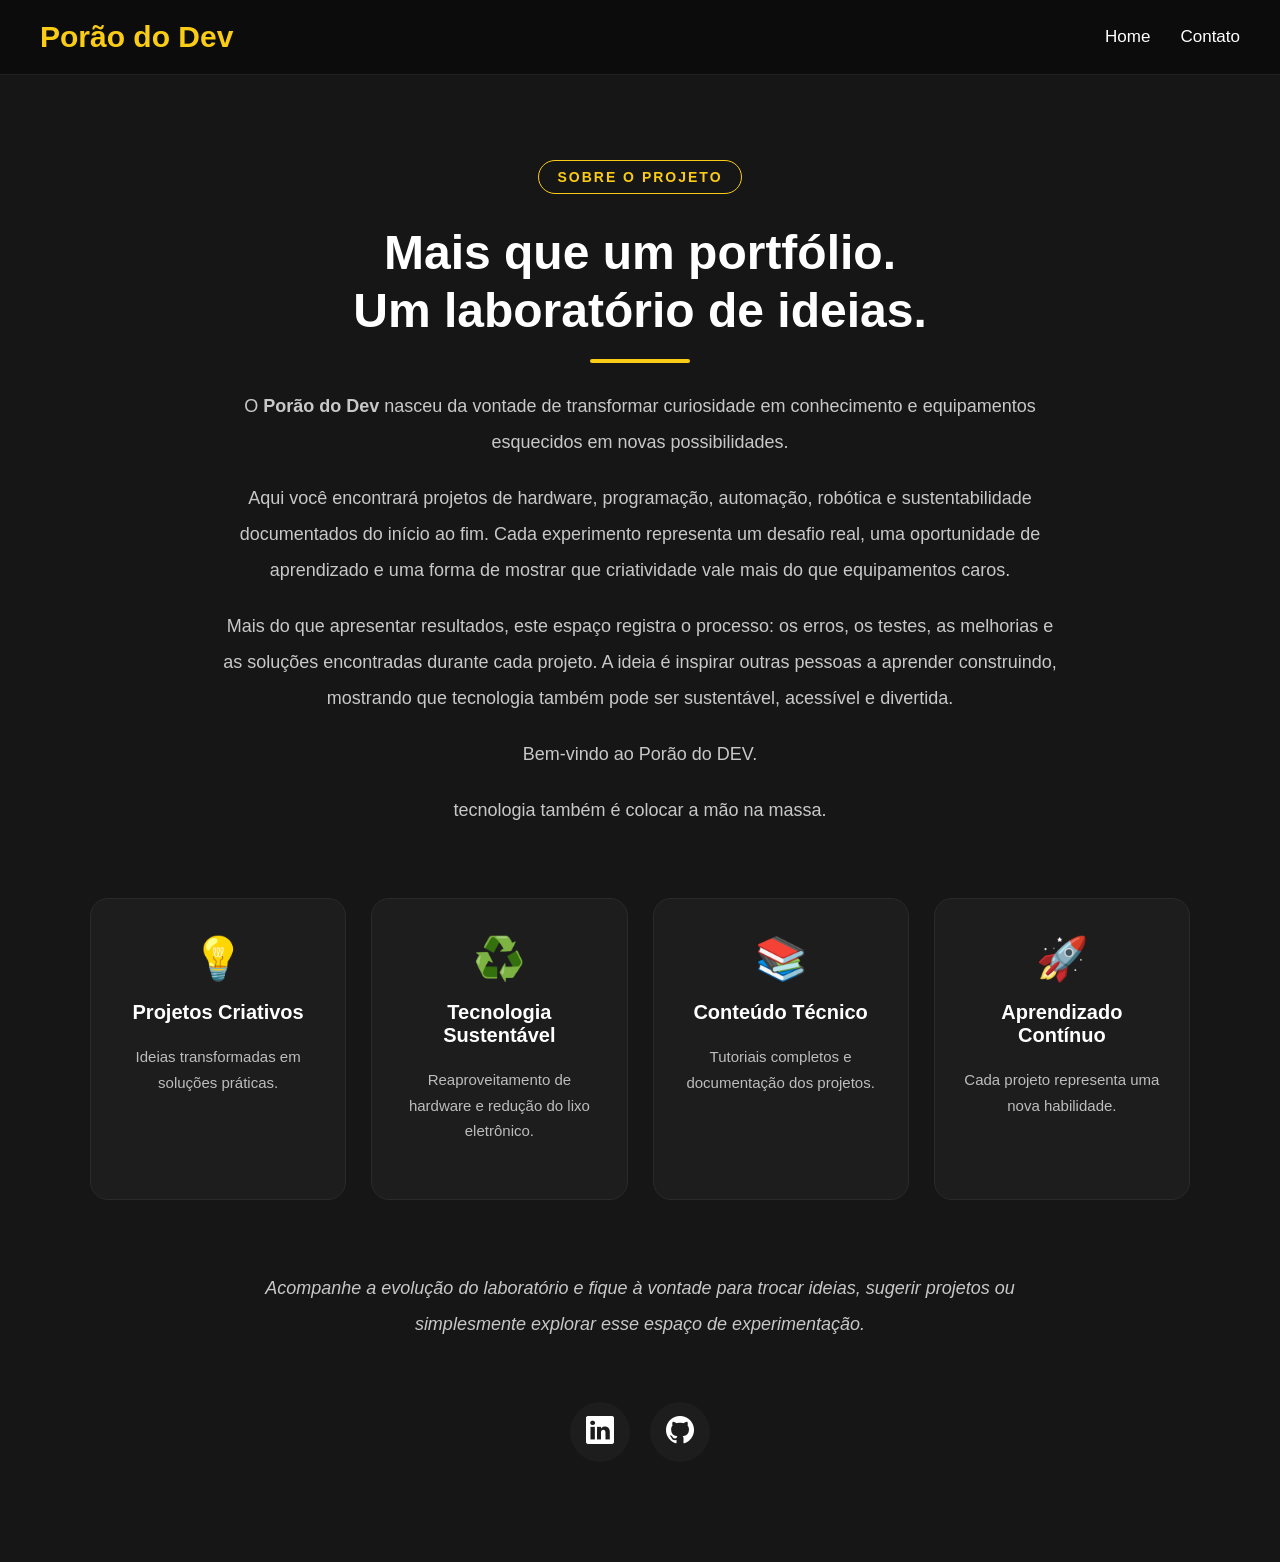
<file: Sobre.html>
<!DOCTYPE html>
<html lang="pt-br">

<head>

    <meta charset="UTF-8">
    <meta name="viewport" content="width=device-width, initial-scale=1.0">

    <title>Sobre | Porão do Dev</title>

    <link rel="stylesheet" href="Estilo/Sobre.css">

    <!-- Bootstrap Icons -->
    <link rel="stylesheet"
        href="https://cdn.jsdelivr.net/npm/bootstrap-icons@1.11.3/font/bootstrap-icons.min.css">

</head>

<body>

    <!-- ========================= -->
    <!-- HEADER -->
    <!-- ========================= -->

    <header class="header">

        <h1>Porão do Dev</h1>

        <nav>

            <a href="index.html">Home</a>
            <a href="Contato.html">Contato</a>

        </nav>

    </header>

    <!-- ========================= -->
    <!-- SOBRE -->
    <!-- ========================= -->

    <section id="sobre" class="sobre">

        <div class="sobre-container">

            <span class="section-tag">SOBRE O PROJETO</span>

            <h3>
                Mais que um portfólio.<br>
                Um laboratório de ideias.
            </h3>

            <p class="intro">
                O <strong>Porão do Dev</strong> nasceu da vontade de transformar
                curiosidade em conhecimento e equipamentos esquecidos em novas
                possibilidades.
            </p>

            <p>
                Aqui você encontrará projetos de hardware, programação,
                automação, robótica e sustentabilidade documentados do início
                ao fim.

                Cada experimento representa um desafio real, uma oportunidade
                de aprendizado e uma forma de mostrar que criatividade vale
                mais do que equipamentos caros.
            </p>

            <p>
                Mais do que apresentar resultados, este espaço registra o
                processo: os erros, os testes, as melhorias e as soluções
                encontradas durante cada projeto.

                A ideia é inspirar outras pessoas a aprender construindo,
                mostrando que tecnologia também pode ser sustentável,
                acessível e divertida.
            </p>

            

            <p class="saudacao">Bem-vindo ao Porão do DEV.</p>
            <p> tecnologia também é colocar a mão na massa.</p>

            <!-- Cards -->

            <div class="about-stats">

                <div class="stat">
                    <h4>💡</h4>
                    <span>Projetos Criativos</span>
                    <p>Ideias transformadas em soluções práticas.</p>
                </div>

                <div class="stat">
                    <h4>♻️</h4>
                    <span>Tecnologia Sustentável</span>
                    <p>Reaproveitamento de hardware e redução do lixo eletrônico.</p>
                </div>

                <div class="stat">
                    <h4>📚</h4>
                    <span>Conteúdo Técnico</span>
                    <p>Tutoriais completos e documentação dos projetos.</p>
                </div>

                <div class="stat">
                    <h4>🚀</h4>
                    <span>Aprendizado Contínuo</span>
                    <p>Cada projeto representa uma nova habilidade.</p>
                </div>

            </div>

            <p class="about-final">
                Acompanhe a evolução do laboratório e fique à vontade para trocar
                ideias, sugerir projetos ou simplesmente explorar esse espaço de
                experimentação.
            </p>

            <!-- Redes -->

            <div class="container-icons">

                <a href="https://www.linkedin.com/in/matheus-felix-barbosa-658422227"
                    target="_blank"
                    class="icon-link">

                    <i class="bi bi-linkedin"></i>

                </a>

                <a href="https://github.com/MatheusBarb19"
                    target="_blank"
                    class="icon-link">

                    <i class="bi bi-github"></i>

                </a>

            </div>

        </div>

    </section>

</body>

</html>
</file>
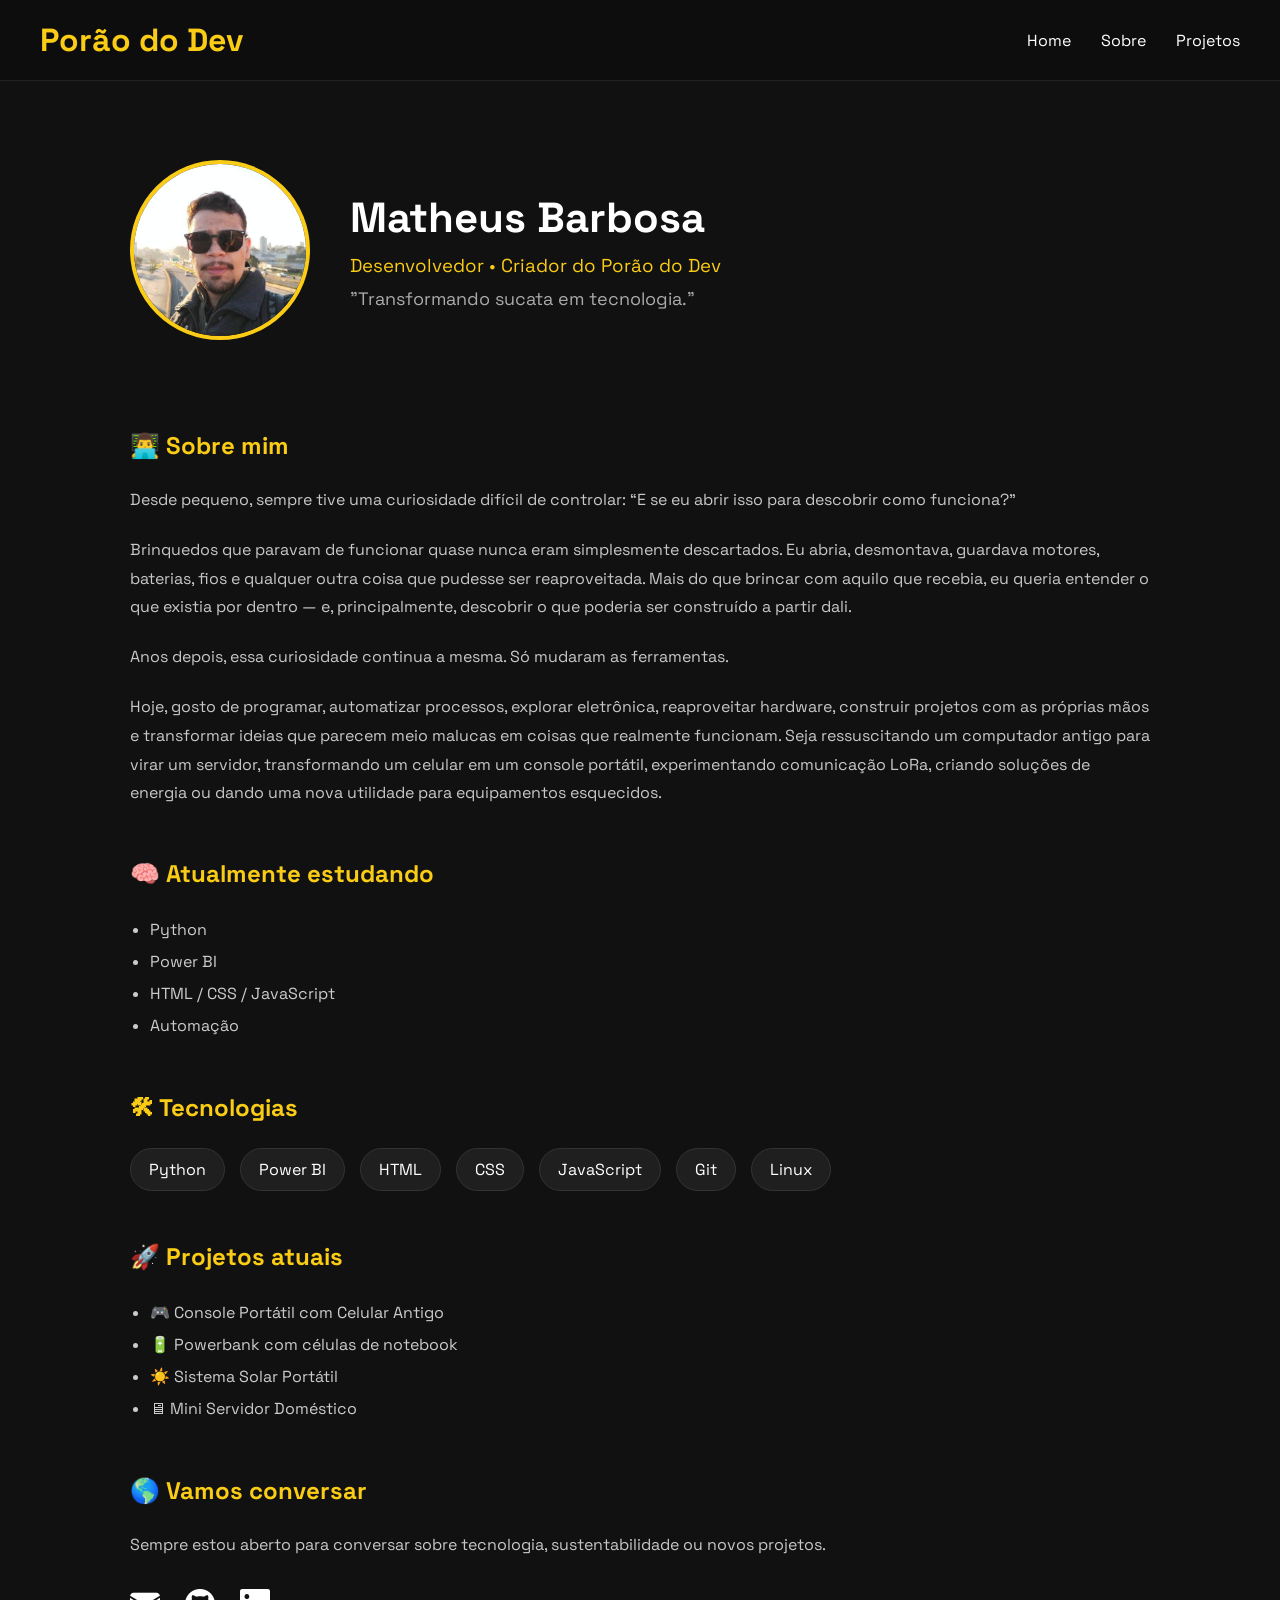
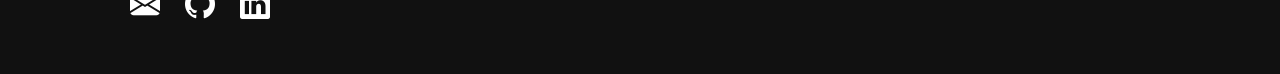
<file: Index/Contato.html>
<!DOCTYPE html>
<html lang="pt-br">

<head>

<meta charset="UTF-8">
<meta name="viewport" content="width=device-width, initial-scale=1.0">

<title>Contato | Porão do Dev</title>

<link rel="preconnect" href="https://fonts.googleapis.com">
<link rel="preconnect" href="https://fonts.gstatic.com" crossorigin>

<link href="https://fonts.googleapis.com/css2?family=Space+Grotesk:wght@400;600;700&display=swap" rel="stylesheet">

<link rel="stylesheet"
href="https://cdn.jsdelivr.net/npm/bootstrap-icons@1.11.3/font/bootstrap-icons.min.css">

<link rel="stylesheet" href="../Estilo/Contato.css">

</head>

<body>

<header class="header">

    <h1 class="logo">Porão do Dev</h1>

    <nav>

        <a href="../../Porão do Dev/index.html">Home</a>
        <a href="../Index/Sobre.html">Sobre</a>
        <a href="#">Projetos</a>

    </nav>

</header>

<section class="perfil">

    <img src="../Images/Perfil_PorãoDev.jpg" class="foto">

    <div class="perfil-info">

        <h2>Matheus Barbosa</h2>

        <h3>Desenvolvedor • Criador do Porão do Dev</h3>

        <p>"Transformando sucata em tecnologia."</p>

    </div>

</section>

<section class="bloco">

    <h2>👨‍💻 Sobre mim</h2>

    <p>

        Desde pequeno, sempre tive uma curiosidade difícil de controlar: 
        “E se eu abrir isso para descobrir como funciona?”
    </p>
    <br>
    <p>
        Brinquedos que paravam de funcionar quase nunca eram simplesmente
        descartados. Eu abria, desmontava, guardava motores, baterias, 
        fios e qualquer outra coisa que pudesse ser reaproveitada. 
        Mais do que brincar com aquilo que recebia, eu queria entender 
        o que existia por dentro — e, principalmente, descobrir o que 
        poderia ser construído a partir dali.
    </p>   
    <br>
    <p>
        Anos depois, essa curiosidade continua a mesma. Só mudaram as ferramentas.
    </p>
    <br>
    <p>
        Hoje, gosto de programar, automatizar processos, explorar eletrônica, 
        reaproveitar hardware, construir projetos com as próprias mãos e transformar 
        ideias que parecem meio malucas em coisas que realmente funcionam. Seja ressuscitando 
        um computador antigo para virar um servidor, transformando um celular em um console portátil, 
        experimentando comunicação LoRa, criando soluções de energia ou dando uma nova utilidade para 
        equipamentos esquecidos.

    </p>

</section>

<section class="bloco">

    <h2>🧠 Atualmente estudando</h2>

    <ul>

        <li>Python</li>
        <li>Power BI</li>
        <li>HTML / CSS / JavaScript</li>
        <li>Automação</li>

    </ul>

</section>

<section class="bloco">

    <h2>🛠 Tecnologias</h2>

    <div class="skills">

        <span>Python</span>
        <span>Power BI</span>
        <span>HTML</span>
        <span>CSS</span>
        <span>JavaScript</span>
        <span>Git</span>
        <span>Linux</span>

    </div>

</section>

<section class="bloco">

    <h2>🚀 Projetos atuais</h2>

    <ul>

        <li>🎮 Console Portátil com Celular Antigo</li>
        <li>🔋 Powerbank com células de notebook</li>
        <li>☀️ Sistema Solar Portátil</li>
        <li>🖥 Mini Servidor Doméstico</li>

    </ul>

</section>

<section class="bloco">

    <h2>🌎 Vamos conversar</h2>

    <p>

        Sempre estou aberto para conversar sobre tecnologia,
        sustentabilidade ou novos projetos.

    </p>

    <div class="redes">

        <a href="mailto:matheus.felixbarb@gmail.com">
            <i class="bi bi-envelope-fill"></i>
        </a>

        <a href="https://github.com/MatheusBarb19">

            <i class="bi bi-github"></i>

        </a>

        <a href="https://www.linkedin.com/in/matheus-felix-barbosa-658422227">

            <i class="bi bi-linkedin"></i>

        </a>

    </div>

</section>

</body>

</html>
</file>
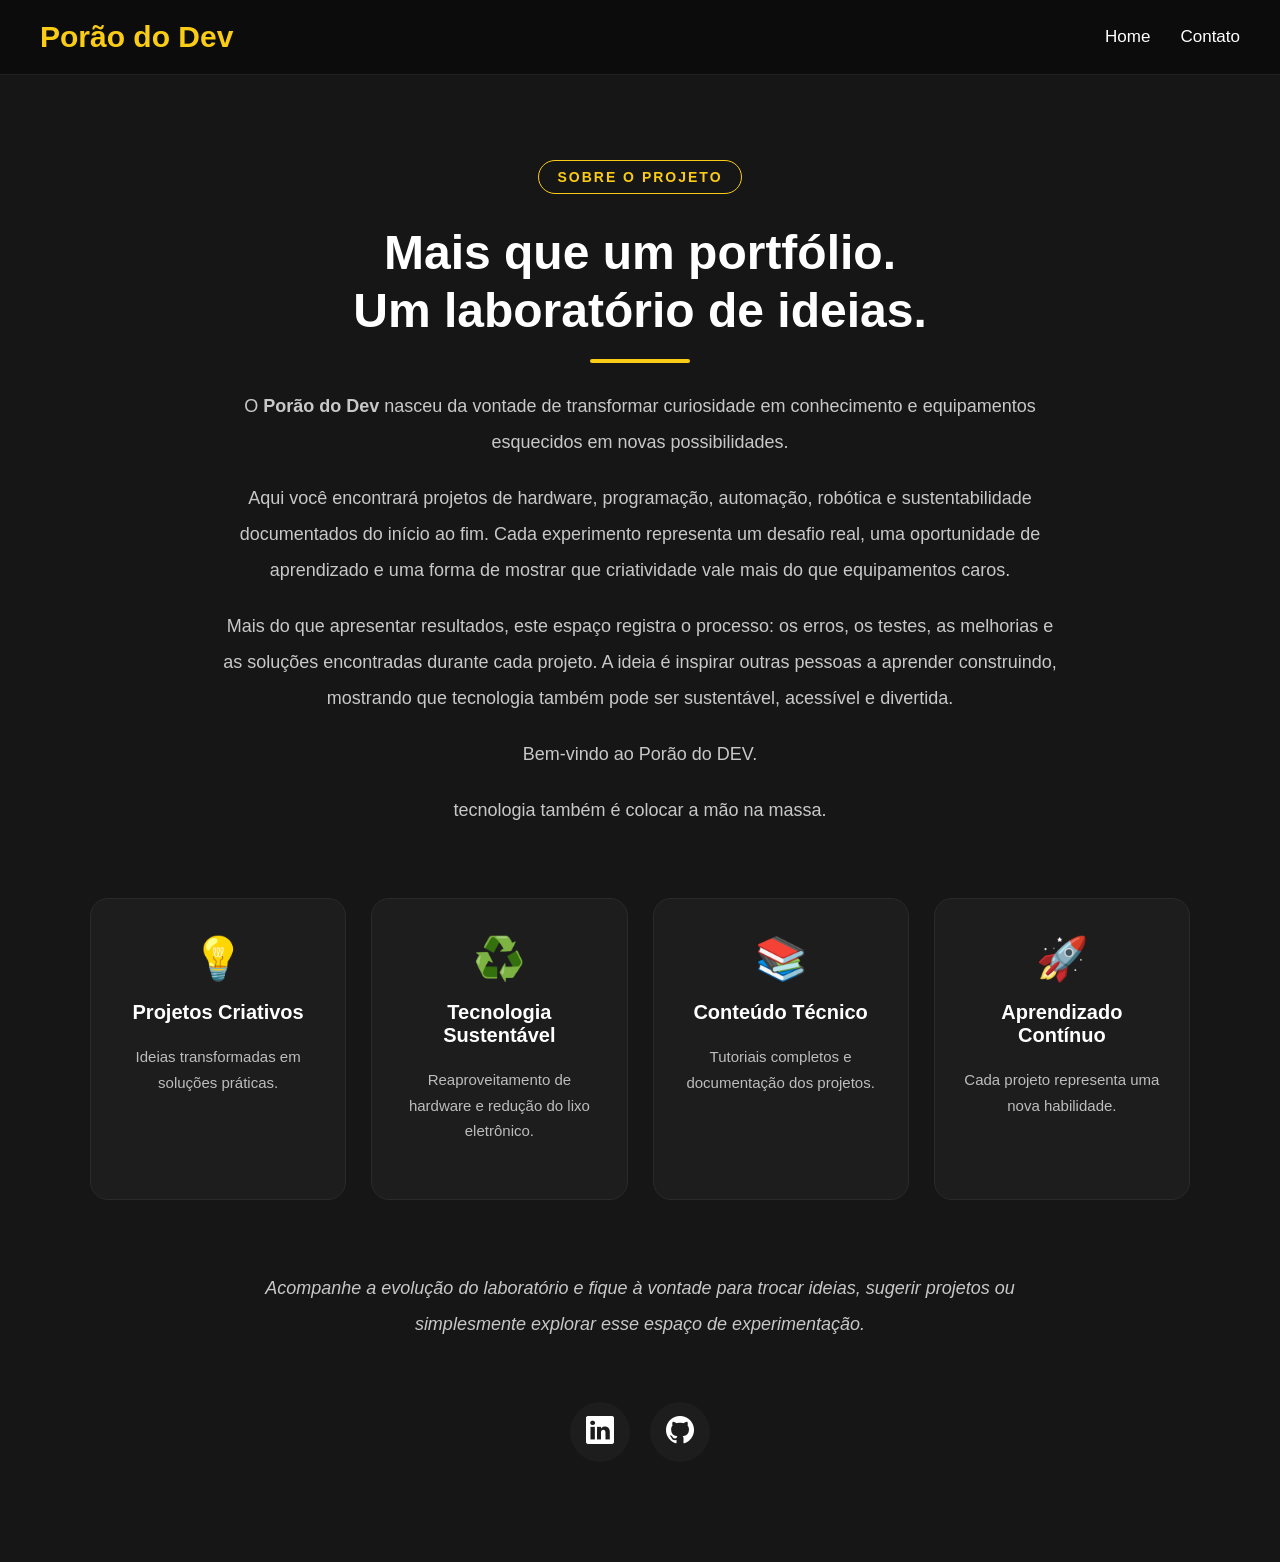
<file: Index/Sobre.html>
<!DOCTYPE html>
<html lang="pt-br">

<head>

    <meta charset="UTF-8">
    <meta name="viewport" content="width=device-width, initial-scale=1.0">

    <title>Sobre | Porão do Dev</title>

    <link rel="stylesheet" href="../Estilo/Sobre.css">

    <!-- Bootstrap Icons -->
    <link rel="stylesheet"
        href="https://cdn.jsdelivr.net/npm/bootstrap-icons@1.11.3/font/bootstrap-icons.min.css">

</head>

<body>

    <!-- ========================= -->
    <!-- HEADER -->
    <!-- ========================= -->

    <header class="header">

        <h1>Porão do Dev</h1>

        <nav>

            <a href="../index.html">Home</a>
            <a href="../Index/Contato.html">Contato</a>

        </nav>

    </header>

    <!-- ========================= -->
    <!-- SOBRE -->
    <!-- ========================= -->

    <section id="sobre" class="sobre">

        <div class="sobre-container">

            <span class="section-tag">SOBRE O PROJETO</span>

            <h3>
                Mais que um portfólio.<br>
                Um laboratório de ideias.
            </h3>

            <p class="intro">
                O <strong>Porão do Dev</strong> nasceu da vontade de transformar
                curiosidade em conhecimento e equipamentos esquecidos em novas
                possibilidades.
            </p>

            <p>
                Aqui você encontrará projetos de hardware, programação,
                automação, robótica e sustentabilidade documentados do início
                ao fim.

                Cada experimento representa um desafio real, uma oportunidade
                de aprendizado e uma forma de mostrar que criatividade vale
                mais do que equipamentos caros.
            </p>

            <p>
                Mais do que apresentar resultados, este espaço registra o
                processo: os erros, os testes, as melhorias e as soluções
                encontradas durante cada projeto.

                A ideia é inspirar outras pessoas a aprender construindo,
                mostrando que tecnologia também pode ser sustentável,
                acessível e divertida.
            </p>

            

            <p class="saudacao">Bem-vindo ao Porão do DEV.</p>
            <p> tecnologia também é colocar a mão na massa.</p>

            <!-- Cards -->

            <div class="about-stats">

                <div class="stat">
                    <h4>💡</h4>
                    <span>Projetos Criativos</span>
                    <p>Ideias transformadas em soluções práticas.</p>
                </div>

                <div class="stat">
                    <h4>♻️</h4>
                    <span>Tecnologia Sustentável</span>
                    <p>Reaproveitamento de hardware e redução do lixo eletrônico.</p>
                </div>

                <div class="stat">
                    <h4>📚</h4>
                    <span>Conteúdo Técnico</span>
                    <p>Tutoriais completos e documentação dos projetos.</p>
                </div>

                <div class="stat">
                    <h4>🚀</h4>
                    <span>Aprendizado Contínuo</span>
                    <p>Cada projeto representa uma nova habilidade.</p>
                </div>

            </div>

            <p class="about-final">
                Acompanhe a evolução do laboratório e fique à vontade para trocar
                ideias, sugerir projetos ou simplesmente explorar esse espaço de
                experimentação.
            </p>

            <!-- Redes -->

            <div class="container-icons">

                <a href="https://www.linkedin.com/in/matheus-felix-barbosa-658422227"
                    target="_blank"
                    class="icon-link">

                    <i class="bi bi-linkedin"></i>

                </a>

                <a href="https://github.com/MatheusBarb19"
                    target="_blank"
                    class="icon-link">

                    <i class="bi bi-github"></i>

                </a>

            </div>

        </div>

    </section>

</body>

</html>
</file>
<file: Estilo/Sobre.css>
/* ================================================= */
/* RESET */
/* ================================================= */

*{
    margin:0;
    padding:0;
    box-sizing:border-box;
}

body{
    background:#111111;
    color:#ffffff;
    font-family:Arial, Helvetica, sans-serif;
}

/* ================================================= */
/* HEADER */
/* ================================================= */

.header{
    position:fixed;
    top:0;
    left:0;
    width:100%;

    display:flex;
    justify-content:space-between;
    align-items:center;

    padding:20px 40px;

    background:rgba(13,13,13,.92);
    backdrop-filter:blur(10px);

    border-bottom:1px solid #222;

    z-index:1000;
}

.header h1{
    color:#facc15;
    font-size:30px;
}

.header nav{
    display:flex;
    gap:30px;
}

.header nav a{
    color:white;
    text-decoration:none;
    font-size:17px;
    transition:.3s;
}

.header nav a:hover{
    color:#facc15;
}

/* ================================================= */
/* SOBRE */
/* ================================================= */

.sobre{

    padding:160px 20px 100px;

    background:#161616;

    text-align:center;

}

.sobre-container{

    max-width:1100px;

    margin:auto;

}

/* ================================================= */
/* TAG */
/* ================================================= */

.section-tag{

    display:inline-block;

    padding:8px 18px;

    border:1px solid #facc15;

    border-radius:30px;

    color:#facc15;

    font-size:14px;

    font-weight:bold;

    letter-spacing:2px;

    margin-bottom:30px;

}

/* ================================================= */
/* TITULO */
/* ================================================= */

.sobre h3{

    font-size:48px;

    line-height:1.2;

    color:white;

    margin-bottom:25px;

}

.sobre h3::after{

    content:"";

    display:block;

    width:100px;

    height:4px;

    margin:20px auto 0;

    background:#facc15;

    border-radius:20px;

}

/* ================================================= */
/* TEXTOS */
/* ================================================= */

.intro{

    max-width:800px;

    margin:0 auto 35px;

    color:#facc15;

    font-size:22px;

    line-height:1.8;

}

.sobre p{

    max-width:850px;

    margin:20px auto;

    color:#c8c8c8;

    font-size:18px;

    line-height:2;

}

.about-final{

    margin-top:50px;

    color:#bdbdbd;

    font-style:italic;

}

/* ================================================= */
/* CARDS */
/* ================================================= */

.about-stats{

    display:grid;

    grid-template-columns:repeat(auto-fit,minmax(220px,1fr));

    gap:25px;

    margin:70px auto;

}

.stat{

    background:#1d1d1d;

    border:1px solid #2a2a2a;

    border-radius:18px;

    padding:35px 25px;

    transition:.35s;

}

.stat:hover{

    transform:translateY(-8px);

    border-color:#facc15;

    box-shadow:0 15px 30px rgba(250,204,21,.15);

}

.stat h4{

    font-size:42px;

    margin-bottom:18px;

}

.stat span{

    display:block;

    color:white;

    font-size:20px;

    font-weight:bold;

    margin-bottom:12px;

}

.stat p{

    font-size:15px;

    line-height:1.7;

    color:#bdbdbd;

}

/* ================================================= */
/* ICONES */
/* ================================================= */

.container-icons{

    display:flex;

    justify-content:center;

    gap:20px;

    margin-top:60px;

}

.icon-link{

    width:60px;

    height:60px;

    border-radius:50%;

    display:flex;

    align-items:center;

    justify-content:center;

    text-decoration:none;

    background:#1d1d1d;

    color:white;

    font-size:28px;

    transition:.3s;

}

.icon-link:hover{

    background:#facc15;

    color:#111111;

    transform:translateY(-5px) scale(1.08);

    box-shadow:0 10px 20px rgba(250,204,21,.25);

}

/* ================================================= */
/* RESPONSIVIDADE */
/* ================================================= */

@media(max-width:900px){

    .header{

        flex-direction:column;

        gap:20px;

        padding:20px;

    }

    .header nav{

        gap:20px;

        flex-wrap:wrap;

        justify-content:center;

    }

    .sobre{

        padding:190px 20px 80px;

    }

    .sobre h3{

        font-size:38px;

    }

    .intro{

        font-size:20px;

    }

    .sobre p{

        font-size:17px;

    }

    

}

@media(max-width:600px){

    .header h1{

        font-size:24px;

    }

    .header nav a{

        font-size:15px;

    }

    .sobre h3{

        font-size:30px;

    }

    .intro{

        font-size:18px;

    }

    .about-stats{

        grid-template-columns:1fr;

    }

}

:root{
    --bg:#111111;
    --surface:#161616;
    --card:#1d1d1d;
    --primary:#facc15;
    --text:#ffffff;
    --text-secondary:#c8c8c8;
    --border:#2a2a2a;
}
</file>
<file: Estilo/Contato.css>
*{
    margin:0;
    padding:0;
    box-sizing:border-box;
}

body{

    background:#111;

    color:white;

    font-family:'Space Grotesk',sans-serif;

}

/* HEADER */

.header{

    position:fixed;

    top:0;

    width:100%;

    display:flex;

    justify-content:space-between;

    align-items:center;

    padding:20px 40px;

    background:#0d0d0d;

    border-bottom:1px solid #222;

    z-index:1000;

}

.logo{

    color:#facc15;

}

.header nav{

    display:flex;

    gap:30px;

}

.header nav a{

    color:white;

    text-decoration:none;

}

.header nav a:hover{

    color:#facc15;

}

/* PERFIL */

.perfil{

    margin-top:120px;

    max-width:1100px;

    margin-inline:auto;

    padding:40px;

    display:flex;

    align-items:center;

    gap:40px;

}

.foto{

    width:180px;

    height:180px;

    border-radius:50%;

    object-fit:cover;

    border:4px solid #facc15;

}

.perfil-info h2{

    font-size:42px;

}

.perfil-info h3{

    margin:10px 0;

    color:#facc15;

    font-weight:400;

}

.perfil-info p{

    color:#aaa;

    font-size:18px;

}

/* BLOCOS */

.bloco{

    max-width:1100px;

    margin:50px auto;

    padding:0 40px;

}

.bloco h2{

    margin-bottom:25px;

    color:#facc15;

}

.bloco p{

    color:#c8c8c8;

    line-height:1.8;

}

.bloco ul{

    margin-left:20px;

    color:#ccc;

    line-height:2;

}

/* SKILLS */

.skills{

    display:flex;

    flex-wrap:wrap;

    gap:15px;

}

.skills span{

    padding:10px 18px;

    background:#1f1f1f;

    border-radius:30px;

    border:1px solid #333;

}

.skills span:hover{

    border-color:#facc15;

}

/* REDES */

.redes{

    margin-top:25px;

    display:flex;

    gap:25px;

}

.redes a{

    color:white;

    font-size:30px;

    transition:.3s;

}

.redes a:hover{

    color:#facc15;

    transform:translateY(-4px);

}
</file>
